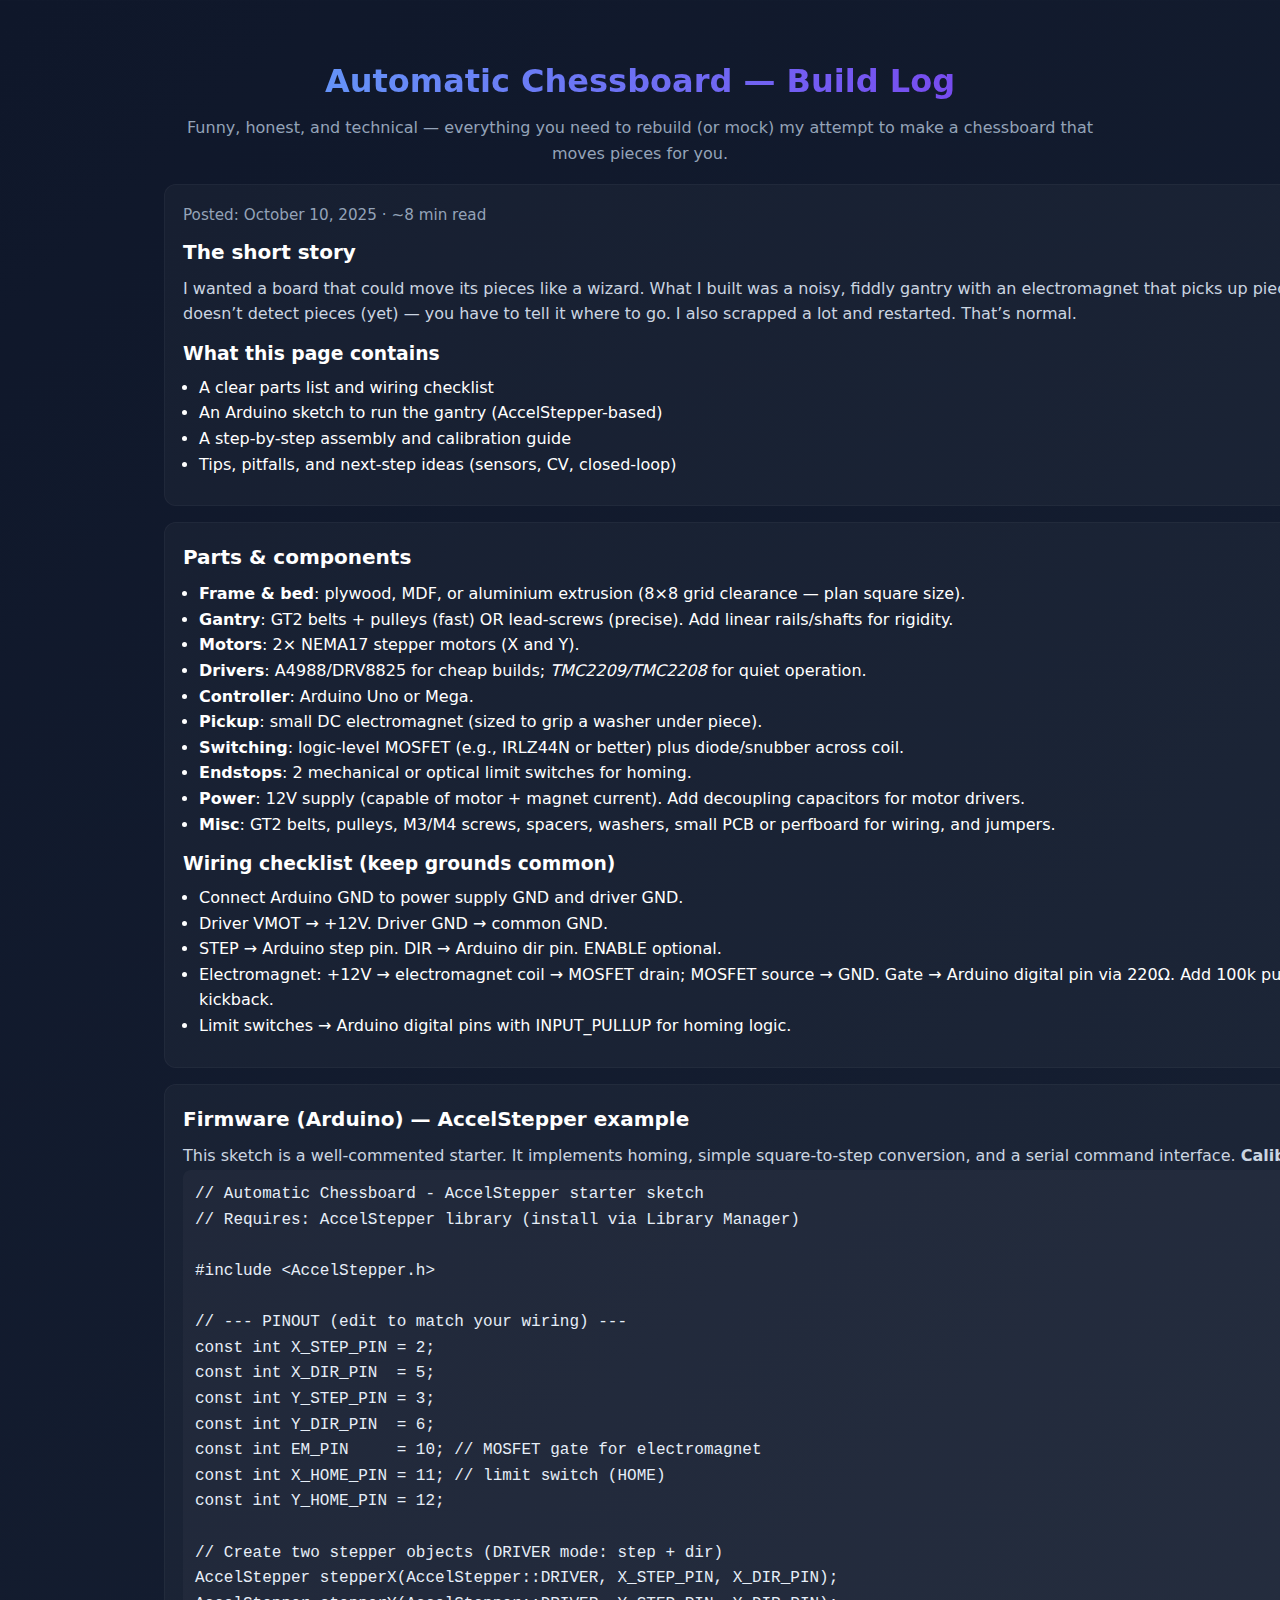
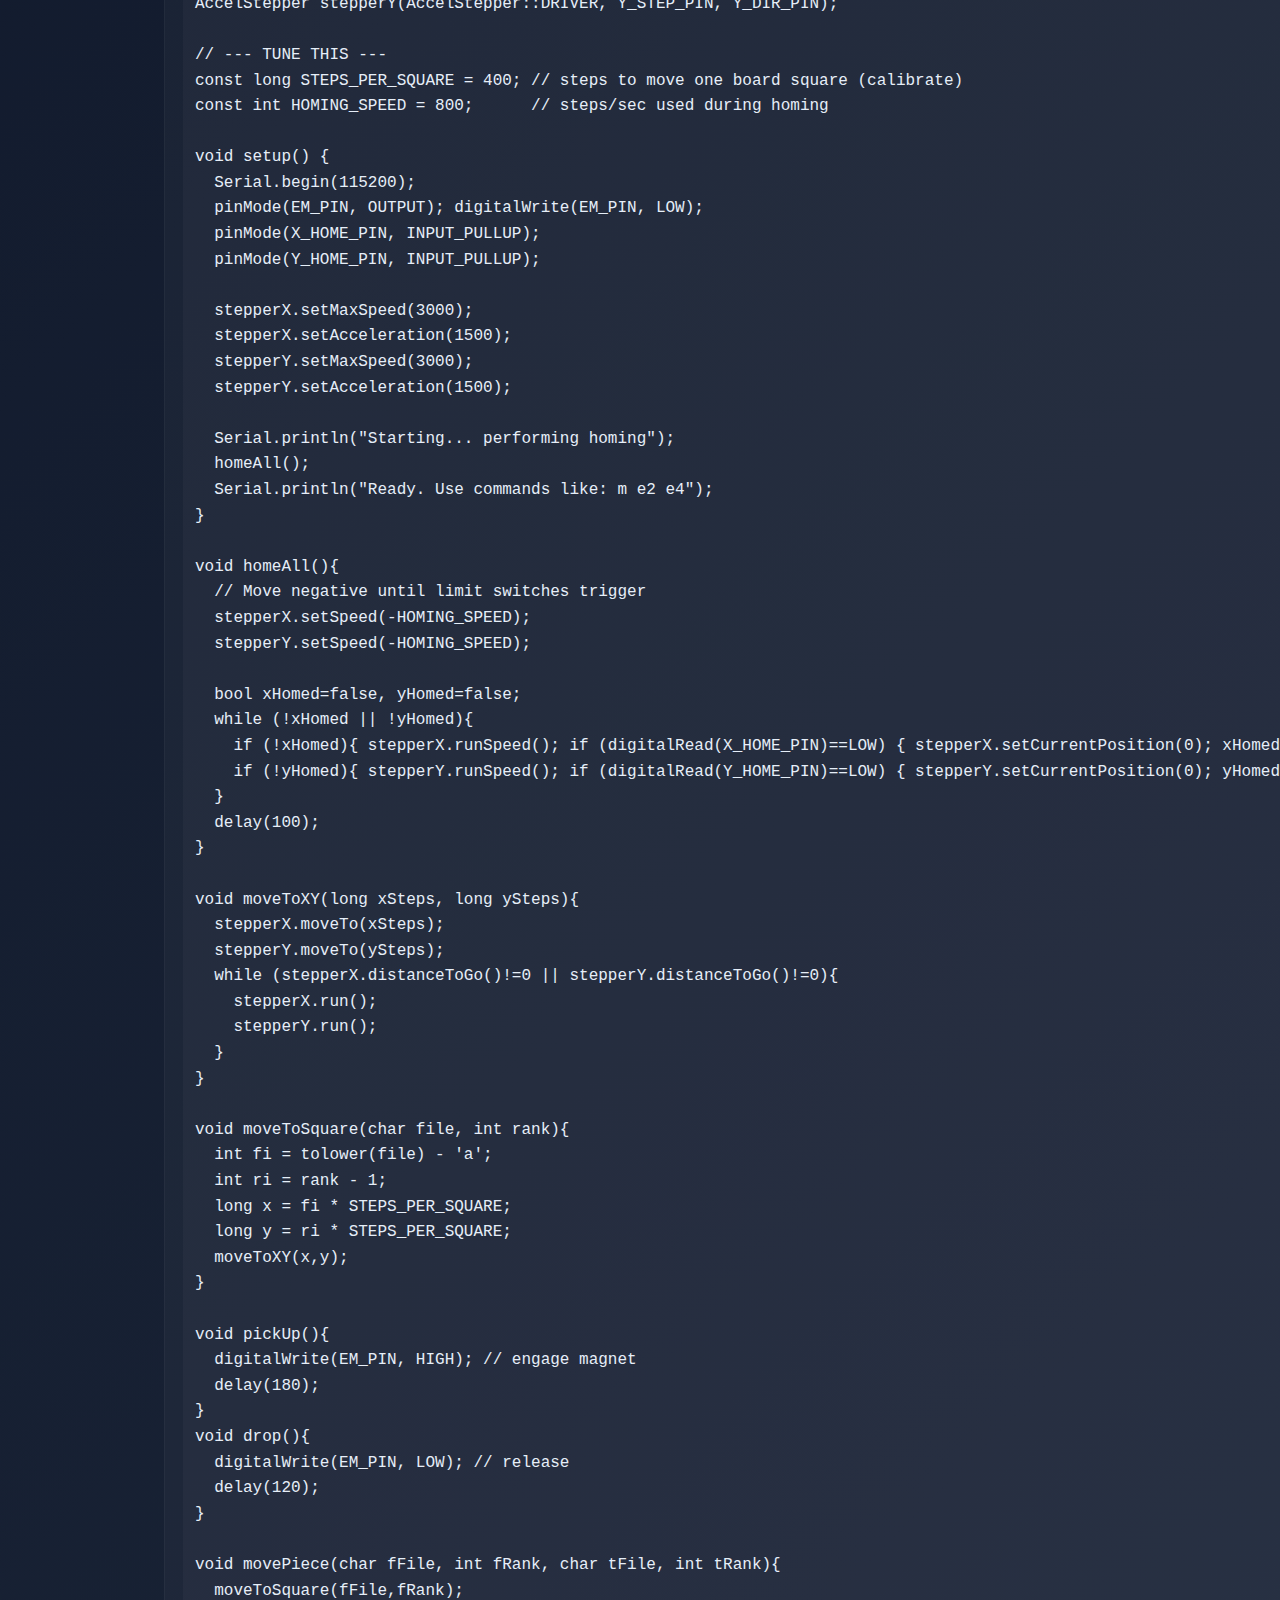
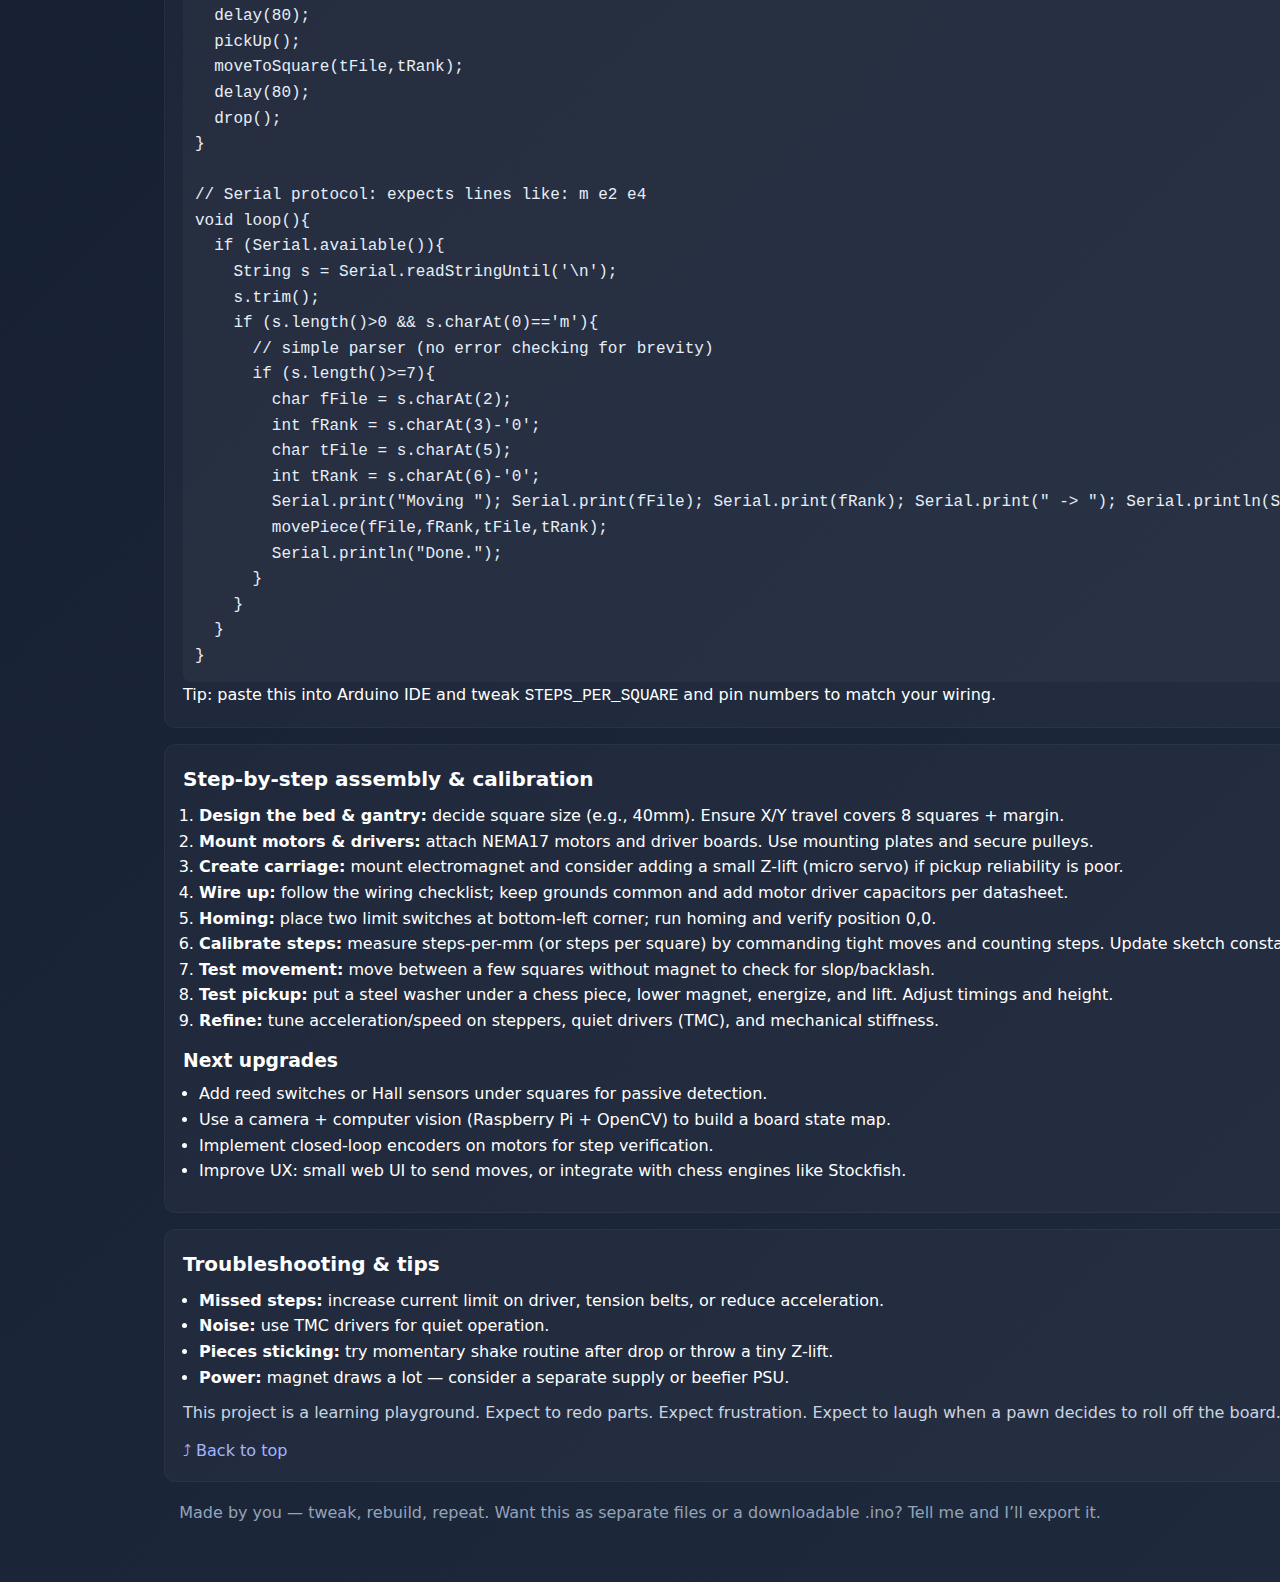
<file: blogs/chessboard.htm>
<!DOCTYPE html>
<html lang="en">
<head>
  <meta charset="utf-8" />
  <meta name="viewport" content="width=device-width,initial-scale=1" />
  <title>Automatic Chessboard — Build Log</title>
  <style>
    /* Minimal, clean styling inspired by your blog theme */
    :root{
      --bg1:#0f172a; --bg2:#1e293b; --muted:#94a3b8; --card-bg:rgba(255,255,255,0.03);
    }
    *{box-sizing:border-box;margin:0;padding:0}
    body{font-family:"Poppins",system-ui,-apple-system,Segoe UI,Roboto,"Helvetica Neue",Arial; background:linear-gradient(135deg,var(--bg1),var(--bg2)); color:#fff; line-height:1.6; min-height:100vh}
    .container{max-width:1000px;margin:32px auto;padding:24px}
    .hero{text-align:center;margin-bottom:18px}
    .hero h1{font-size:2rem;background:linear-gradient(90deg,#60a5fa,#7c3aed);-webkit-background-clip:text;-webkit-text-fill-color:transparent}
    .hero p{color:var(--muted);margin-top:8px}

    .grid{display:grid;grid-template-columns:1fr;gap:16px}
    .card{background:var(--card-bg);border:1px solid rgba(255,255,255,0.04);padding:18px;border-radius:12px}
    .meta{color:var(--muted);font-size:0.95rem;margin-bottom:8px}
    h2{font-size:1.25rem;margin-bottom:8px}
    h3{margin-top:12px;margin-bottom:6px}
    p.lead{color:#cbd5e1}
    ul{margin-left:1rem;margin-bottom:10px}
    ol{margin-left:1rem;margin-bottom:10px}
    pre{background:rgba(255,255,255,0.03);padding:12px;border-radius:8px;overflow:auto;color:#e6eef8}
    code{font-family:ui-monospace,SFMono-Regular,Menlo,Monaco,"Roboto Mono","Courier New",monospace}
    a.button{display:inline-block;padding:8px 12px;border-radius:10px;text-decoration:none;font-weight:600;background:linear-gradient(90deg,#60a5fa,#7c3aed);color:#02122b}
    .back{display:inline-block;margin-top:12px;color:#a5b4fc;text-decoration:none}

    /* Copy button for code blocks */
    .code-toolbar{position:relative}
    .copy-btn{position:absolute;right:8px;top:8px;background:rgba(255,255,255,0.06);border:1px solid rgba(255,255,255,0.04);padding:6px 8px;border-radius:8px;cursor:pointer;color:var(--muted);font-size:0.85rem}

    @media (max-width:600px){.container{padding:12px}.hero h1{font-size:1.5rem}}
  </style>
</head>
<body>
  <div class="container">
    <header class="hero">
      <h1>Automatic Chessboard — Build Log</h1>
      <p>Funny, honest, and technical — everything you need to rebuild (or mock) my attempt to make a chessboard that moves pieces for you.</p>
    </header>

    <main class="grid">
      <article class="card">
        <p class="meta">Posted: October 10, 2025 · ~8 min read</p>
        <h2>The short story</h2>
        <p class="lead">I wanted a board that could move its pieces like a wizard. What I built was a noisy, fiddly gantry with an electromagnet that picks up pieces and moves them on an X–Y axis controlled by an Arduino. It doesn’t detect pieces (yet) — you have to tell it where to go. I also scrapped a lot and restarted. That’s normal.</p>

        <h3>What this page contains</h3>
        <ul>
          <li>A clear parts list and wiring checklist</li>
          <li>An Arduino sketch to run the gantry (AccelStepper-based)</li>
          <li>A step-by-step assembly and calibration guide</li>
          <li>Tips, pitfalls, and next-step ideas (sensors, CV, closed-loop)</li>
        </ul>
      </article>

      <article class="card" id="parts">
        <h2>Parts & components</h2>
        <ul>
          <li><strong>Frame & bed</strong>: plywood, MDF, or aluminium extrusion (8×8 grid clearance — plan square size).</li>
          <li><strong>Gantry</strong>: GT2 belts + pulleys (fast) OR lead-screws (precise). Add linear rails/shafts for rigidity.</li>
          <li><strong>Motors</strong>: 2× NEMA17 stepper motors (X and Y).</li>
          <li><strong>Drivers</strong>: A4988/DRV8825 for cheap builds; <em>TMC2209/TMC2208</em> for quiet operation.</li>
          <li><strong>Controller</strong>: Arduino Uno or Mega.</li>
          <li><strong>Pickup</strong>: small DC electromagnet (sized to grip a washer under piece).</li>
          <li><strong>Switching</strong>: logic-level MOSFET (e.g., IRLZ44N or better) plus diode/snubber across coil.</li>
          <li><strong>Endstops</strong>: 2 mechanical or optical limit switches for homing.</li>
          <li><strong>Power</strong>: 12V supply (capable of motor + magnet current). Add decoupling capacitors for motor drivers.</li>
          <li><strong>Misc</strong>: GT2 belts, pulleys, M3/M4 screws, spacers, washers, small PCB or perfboard for wiring, and jumpers.</li>
        </ul>

        <h3>Wiring checklist (keep grounds common)</h3>
        <ul>
          <li>Connect Arduino GND to power supply GND and driver GND.</li>
          <li>Driver VMOT → +12V. Driver GND → common GND.</li>
          <li>STEP → Arduino step pin. DIR → Arduino dir pin. ENABLE optional.</li>
          <li>Electromagnet: +12V → electromagnet coil → MOSFET drain; MOSFET source → GND. Gate → Arduino digital pin via 220Ω. Add 100k pulldown to gate. Add diode or RC snubber across coil for kickback.</li>
          <li>Limit switches → Arduino digital pins with INPUT_PULLUP for homing logic.</li>
        </ul>
      </article>

      <article class="card" id="firmware">
        <h2>Firmware (Arduino) — AccelStepper example</h2>
        <p class="lead">This sketch is a well-commented starter. It implements homing, simple square-to-step conversion, and a serial command interface. <strong>Calibrate <code>STEPS_PER_SQUARE</code> for your mechanics</strong>.</p>

        <div class="code-toolbar">
          <button class="copy-btn" data-target="code-accel">Copy</button>
          <pre id="code-accel"><code>// Automatic Chessboard - AccelStepper starter sketch
// Requires: AccelStepper library (install via Library Manager)

#include &lt;AccelStepper.h&gt;

// --- PINOUT (edit to match your wiring) ---
const int X_STEP_PIN = 2;
const int X_DIR_PIN  = 5;
const int Y_STEP_PIN = 3;
const int Y_DIR_PIN  = 6;
const int EM_PIN     = 10; // MOSFET gate for electromagnet
const int X_HOME_PIN = 11; // limit switch (HOME)
const int Y_HOME_PIN = 12;

// Create two stepper objects (DRIVER mode: step + dir)
AccelStepper stepperX(AccelStepper::DRIVER, X_STEP_PIN, X_DIR_PIN);
AccelStepper stepperY(AccelStepper::DRIVER, Y_STEP_PIN, Y_DIR_PIN);

// --- TUNE THIS ---
const long STEPS_PER_SQUARE = 400; // steps to move one board square (calibrate)
const int HOMING_SPEED = 800;      // steps/sec used during homing

void setup() {
  Serial.begin(115200);
  pinMode(EM_PIN, OUTPUT); digitalWrite(EM_PIN, LOW);
  pinMode(X_HOME_PIN, INPUT_PULLUP);
  pinMode(Y_HOME_PIN, INPUT_PULLUP);

  stepperX.setMaxSpeed(3000);
  stepperX.setAcceleration(1500);
  stepperY.setMaxSpeed(3000);
  stepperY.setAcceleration(1500);

  Serial.println("Starting... performing homing");
  homeAll();
  Serial.println("Ready. Use commands like: m e2 e4");
}

void homeAll(){
  // Move negative until limit switches trigger
  stepperX.setSpeed(-HOMING_SPEED);
  stepperY.setSpeed(-HOMING_SPEED);

  bool xHomed=false, yHomed=false;
  while (!xHomed || !yHomed){
    if (!xHomed){ stepperX.runSpeed(); if (digitalRead(X_HOME_PIN)==LOW) { stepperX.setCurrentPosition(0); xHomed=true; stepperX.stop(); Serial.println("X homed");}}
    if (!yHomed){ stepperY.runSpeed(); if (digitalRead(Y_HOME_PIN)==LOW) { stepperY.setCurrentPosition(0); yHomed=true; stepperY.stop(); Serial.println("Y homed");}}
  }
  delay(100);
}

void moveToXY(long xSteps, long ySteps){
  stepperX.moveTo(xSteps);
  stepperY.moveTo(ySteps);
  while (stepperX.distanceToGo()!=0 || stepperY.distanceToGo()!=0){
    stepperX.run();
    stepperY.run();
  }
}

void moveToSquare(char file, int rank){
  int fi = tolower(file) - 'a';
  int ri = rank - 1;
  long x = fi * STEPS_PER_SQUARE;
  long y = ri * STEPS_PER_SQUARE;
  moveToXY(x,y);
}

void pickUp(){
  digitalWrite(EM_PIN, HIGH); // engage magnet
  delay(180);
}
void drop(){
  digitalWrite(EM_PIN, LOW); // release
  delay(120);
}

void movePiece(char fFile, int fRank, char tFile, int tRank){
  moveToSquare(fFile,fRank);
  delay(80);
  pickUp();
  moveToSquare(tFile,tRank);
  delay(80);
  drop();
}

// Serial protocol: expects lines like: m e2 e4
void loop(){
  if (Serial.available()){
    String s = Serial.readStringUntil('\n');
    s.trim();
    if (s.length()>0 && s.charAt(0)=='m'){
      // simple parser (no error checking for brevity)
      if (s.length()>=7){
        char fFile = s.charAt(2);
        int fRank = s.charAt(3)-'0';
        char tFile = s.charAt(5);
        int tRank = s.charAt(6)-'0';
        Serial.print("Moving "); Serial.print(fFile); Serial.print(fRank); Serial.print(" -> "); Serial.println(String(tFile)+String(tRank));
        movePiece(fFile,fRank,tFile,tRank);
        Serial.println("Done.");
      }
    }
  }
}
</code></pre>
        </div>
        <p class="small">Tip: paste this into Arduino IDE and tweak <code>STEPS_PER_SQUARE</code> and pin numbers to match your wiring.</p>
      </article>

      <article class="card" id="step-by-step">
        <h2>Step-by-step assembly & calibration</h2>
        <ol>
          <li><strong>Design the bed & gantry:</strong> decide square size (e.g., 40mm). Ensure X/Y travel covers 8 squares + margin.</li>
          <li><strong>Mount motors & drivers:</strong> attach NEMA17 motors and driver boards. Use mounting plates and secure pulleys.</li>
          <li><strong>Create carriage:</strong> mount electromagnet and consider adding a small Z-lift (micro servo) if pickup reliability is poor.</li>
          <li><strong>Wire up:</strong> follow the wiring checklist; keep grounds common and add motor driver capacitors per datasheet.</li>
          <li><strong>Homing:</strong> place two limit switches at bottom-left corner; run homing and verify position 0,0.</li>
          <li><strong>Calibrate steps:</strong> measure steps-per-mm (or steps per square) by commanding tight moves and counting steps. Update sketch constant.</li>
          <li><strong>Test movement:</strong> move between a few squares without magnet to check for slop/backlash.</li>
          <li><strong>Test pickup:</strong> put a steel washer under a chess piece, lower magnet, energize, and lift. Adjust timings and height.</li>
          <li><strong>Refine:</strong> tune acceleration/speed on steppers, quiet drivers (TMC), and mechanical stiffness.</li>
        </ol>

        <h3>Next upgrades</h3>
        <ul>
          <li>Add reed switches or Hall sensors under squares for passive detection.</li>
          <li>Use a camera + computer vision (Raspberry Pi + OpenCV) to build a board state map.</li>
          <li>Implement closed-loop encoders on motors for step verification.</li>
          <li>Improve UX: small web UI to send moves, or integrate with chess engines like Stockfish.</li>
        </ul>
      </article>

      <article class="card" id="tips">
        <h2>Troubleshooting & tips</h2>
        <ul>
          <li><strong>Missed steps:</strong> increase current limit on driver, tension belts, or reduce acceleration.</li>
          <li><strong>Noise:</strong> use TMC drivers for quiet operation.</li>
          <li><strong>Pieces sticking:</strong> try momentary shake routine after drop or throw a tiny Z-lift.</li>
          <li><strong>Power:</strong> magnet draws a lot — consider a separate supply or beefier PSU.</li>
        </ul>
        <p class="lead">This project is a learning playground. Expect to redo parts. Expect frustration. Expect to laugh when a pawn decides to roll off the board.</p>
        <a class="back" href="#top">⤴ Back to top</a>
      </article>

    </main>

    <footer style="text-align:center;margin-top:18px;color:var(--muted)">Made by you — tweak, rebuild, repeat. Want this as separate files or a downloadable .ino? Tell me and I’ll export it.</footer>
  </div>

  <script>
    // Copy-to-clipboard for code blocks
    document.querySelectorAll('.copy-btn').forEach(btn=>{
      btn.addEventListener('click',()=>{
        const id = btn.getAttribute('data-target') || btn.nextElementSibling.id;
        const codeEl = document.getElementById(id) || btn.nextElementSibling;
        if (!codeEl) return;
        const text = codeEl.innerText;
        navigator.clipboard.writeText(text).then(()=>{
          btn.innerText='Copied';
          setTimeout(()=>btn.innerText='Copy',1200);
        }).catch(()=>{ btn.innerText='Fail'; setTimeout(()=>btn.innerText='Copy',1200); });
      });
    });
  </script>
</body>
</html>
</file>
